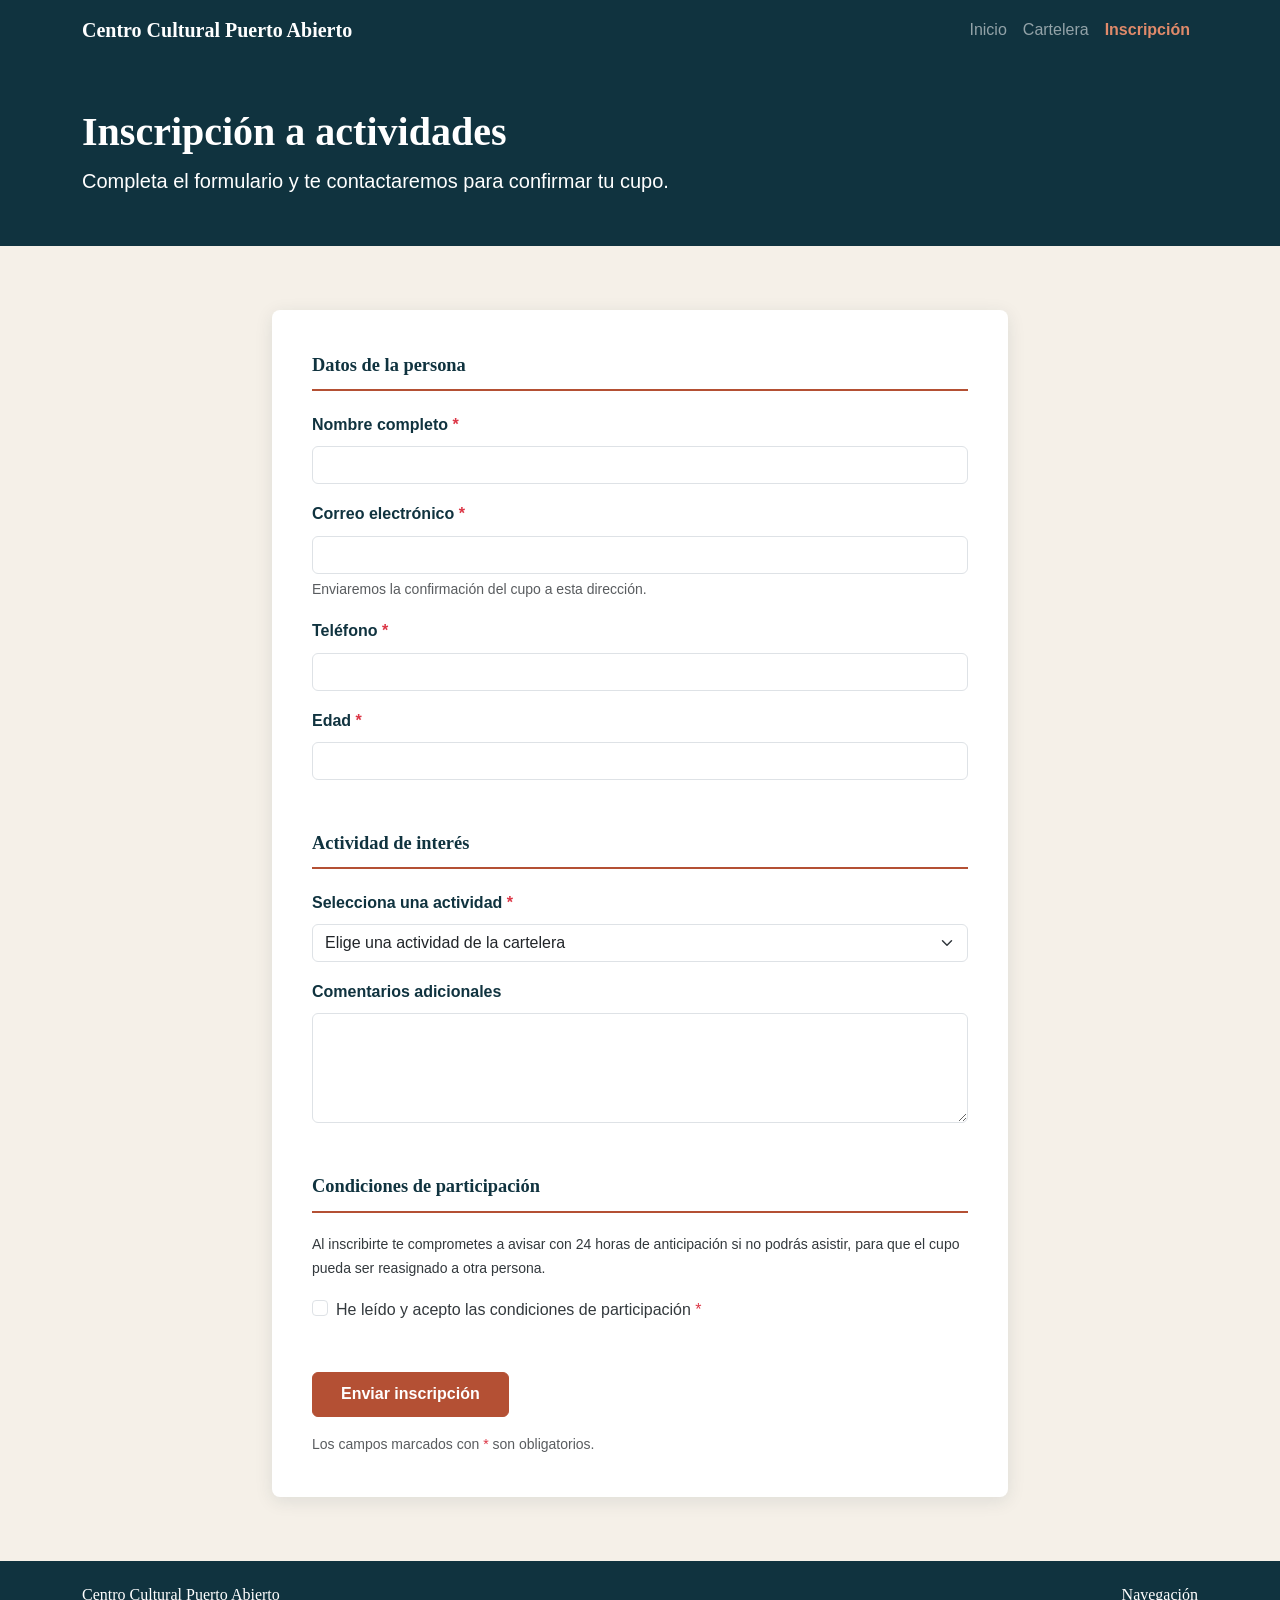
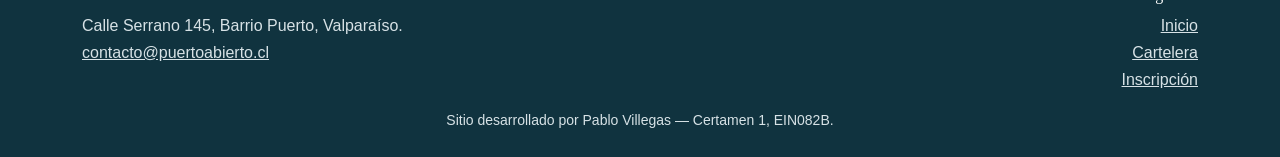
<file: inscripcion.html>
<!DOCTYPE html>
<html lang="es">

<head>
    <meta charset="UTF-8">
    <meta name="viewport" content="width=device-width, initial-scale=1.0">

    <link rel="stylesheet" href="css/bootstrap.css">
    <link rel="stylesheet" href="css/estilos.css">

    <title>Inscripción a Actividades | Centro Cultural Puerto Abierto</title>
</head>

<body>

    <header>
        <nav class="navbar navbar-expand-lg navbar-puerto" data-bs-theme="dark">
            <div class="container">

                <a class="navbar-brand" href="index.html">Centro Cultural Puerto Abierto</a>

                <button class="navbar-toggler" type="button" data-bs-toggle="collapse"
                    data-bs-target="#menuPrincipal" aria-controls="menuPrincipal"
                    aria-expanded="false" aria-label="Abrir o cerrar el menú de navegación">
                    <span class="navbar-toggler-icon"></span>
                </button>

                <div class="collapse navbar-collapse" id="menuPrincipal">
                    <ul class="navbar-nav ms-auto">
                        <li class="nav-item">
                            <a class="nav-link" href="index.html">Inicio</a>
                        </li>
                        <li class="nav-item">
                            <a class="nav-link" href="cartelera.html">Cartelera</a>
                        </li>
                        <li class="nav-item">
                            <a class="nav-link active" aria-current="page" href="inscripcion.html">Inscripción</a>
                        </li>
                    </ul>
                </div>

            </div>
        </nav>
    </header>

    <main>

        <section class="bg-puerto text-white py-5">
            <div class="container">
                <h1 class="text-white mb-2">Inscripción a actividades</h1>
                <p class="lead mb-0">
                    Completa el formulario y te contactaremos para confirmar tu cupo.
                </p>
            </div>
        </section>

        <section class="seccion">
            <div class="container">
                <div class="row justify-content-center">

                    <div class="col-12 col-lg-8">

                        <div class="caja-formulario">

                            <form action="#" method="post">

                                <fieldset>
                                    <legend>Datos de la persona</legend>

                                    <div class="mb-3">
                                        <label for="nombre" class="form-label">
                                            Nombre completo <span class="text-danger">*</span>
                                        </label>
                                        <input type="text" class="form-control" id="nombre" name="nombre" required>
                                    </div>

                                    <div class="mb-3">
                                        <label for="correo" class="form-label">
                                            Correo electrónico <span class="text-danger">*</span>
                                        </label>
                                        <input type="email" class="form-control" id="correo" name="correo"
                                            required aria-describedby="ayudaCorreo">
                                        <div id="ayudaCorreo" class="form-text">
                                            Enviaremos la confirmación del cupo a esta dirección.
                                        </div>
                                    </div>

                                    <div class="mb-3">
                                        <label for="telefono" class="form-label">
                                            Teléfono <span class="text-danger">*</span>
                                        </label>
                                        <input type="tel" class="form-control" id="telefono" name="telefono" required>
                                    </div>

                                    <div class="mb-3">
                                        <label for="edad" class="form-label">
                                            Edad <span class="text-danger">*</span>
                                        </label>
                                        <input type="number" class="form-control" id="edad" name="edad"
                                            required min="5" max="110">
                                    </div>

                                </fieldset>

                                <fieldset>
                                    <legend>Actividad de interés</legend>

                                    <div class="mb-3">
                                        <label for="actividad" class="form-label">
                                            Selecciona una actividad <span class="text-danger">*</span>
                                        </label>
                                        <select class="form-select" id="actividad" name="actividad" required>
                                            <option value="" disabled selected>Elige una actividad de la cartelera</option>
                                            <option value="musica-en-vivo">Ciclo de Música en Vivo</option>
                                            <option value="teatro-voces-del-puerto">Temporada de Teatro: Voces del Puerto</option>
                                            <option value="muralismo-urbano">Taller de Muralismo Urbano</option>
                                            <option value="fotografia-documental">Taller de Fotografía Documental</option>
                                            <option value="club-de-lectura">Club de Lectura Puerto Abierto</option>
                                            <option value="encuadernacion">Taller de Encuadernación Artesanal</option>
                                        </select>
                                    </div>

                                    <div class="mb-3">
                                        <label for="comentarios" class="form-label">Comentarios adicionales</label>
                                        <textarea class="form-control" id="comentarios" name="comentarios"
                                            rows="4"></textarea>
                                    </div>

                                </fieldset>

                                <fieldset>
                                    <legend>Condiciones de participación</legend>

                                    <p class="small">
                                        Al inscribirte te comprometes a avisar con 24 horas de
                                        anticipación si no podrás asistir, para que el cupo pueda
                                        ser reasignado a otra persona.
                                    </p>

                                    <div class="form-check mb-3">
                                        <input class="form-check-input" type="checkbox"
                                            id="condiciones" name="condiciones" value="aceptado" required>
                                        <label class="form-check-label" for="condiciones">
                                            He leído y acepto las condiciones de participación
                                            <span class="text-danger">*</span>
                                        </label>
                                    </div>

                                </fieldset>

                                <button type="submit" class="btn btn-puerto">Enviar inscripción</button>

                                <p class="form-text mt-3 mb-0">
                                    Los campos marcados con
                                    <span class="text-danger">*</span>
                                    son obligatorios.
                                </p>

                            </form>

                        </div>

                    </div>

                </div>
            </div>
        </section>

    </main>

    <footer class="pie-pagina py-4">
        <div class="container">
            <div class="row g-4">

                <div class="col-12 col-md-6">
                    <h2 class="h6">Centro Cultural Puerto Abierto</h2>
                    <p class="mb-0">
                        Calle Serrano 145, Barrio Puerto, Valparaíso.<br>
                        <a href="mailto:contacto@puertoabierto.cl">contacto@puertoabierto.cl</a>
                    </p>
                </div>

                <div class="col-12 col-md-6 text-md-end">
                    <h3 class="h6">Navegación</h3>
                    <ul class="list-unstyled mb-0">
                        <li><a href="index.html">Inicio</a></li>
                        <li><a href="cartelera.html">Cartelera</a></li>
                        <li><a href="inscripcion.html">Inscripción</a></li>
                    </ul>
                </div>

            </div>

            <p class="mb-0 mt-3 text-center small">
                Sitio desarrollado por Pablo Villegas &mdash; Certamen 1, EIN082B.
            </p>
        </div>
    </footer>

    <script src="js/bootstrap.bundle.min.js"></script>

</body>

</html>
</file>
<file: css/estilos.css>
:root {
    --azul-puerto: #10333f;
    --azul-medio: #1d6076;
    --arena: #f5f0e8;
    --gris-texto: #33393d;

    --terracota: #b45034;
    --terracota-oscuro: #9e4426;
    --terracota-claro: #e08a6a;

    --fuente-titulos: Georgia, "Times New Roman", serif;
    --fuente-texto: "Segoe UI", "Helvetica Neue", Arial, sans-serif;
}

body {
    font-family: var(--fuente-texto);
    color: var(--gris-texto);
    background-color: var(--arena);
    line-height: 1.7;
}

h1, h2, h3, h4, h5, h6 {
    font-family: var(--fuente-titulos);
    color: var(--azul-puerto);
    font-weight: 700;
}

a {
    color: var(--azul-medio);
}

a:hover {
    color: var(--azul-puerto);
}

.seccion {
    padding-top: 4rem;
    padding-bottom: 4rem;
}

.bg-puerto {
    background-color: var(--azul-puerto);
}

.navbar-puerto {
    background-color: var(--azul-puerto);
}

.navbar-puerto .navbar-brand {
    font-family: var(--fuente-titulos);
    font-weight: 700;
}

.navbar-puerto .nav-link.active {
    color: var(--terracota-claro) !important;
    font-weight: 600;
}

.navbar-puerto .nav-link:focus-visible {
    outline: 2px solid var(--terracota-claro);
    outline-offset: 3px;
}

.portada {
    background-image:
        linear-gradient(rgba(16, 51, 63, 0.78), rgba(16, 51, 63, 0.78)),
        url("https://images.unsplash.com/photo-1499364615650-ec38552f4f34?w=1600&h=900&fit=crop");
    background-size: cover;
    background-position: center;
    color: #ffffff;
    padding-top: 6rem;
    padding-bottom: 6rem;
}

.portada h1 {
    color: #ffffff;
}

.portada .lead {
    max-width: 60ch;
}

.card-actividad {
    border: none;
    border-radius: 0.5rem;
    overflow: hidden;
    box-shadow: 0 2px 8px rgba(16, 51, 63, 0.10);
    transition: transform 0.25s, box-shadow 0.25s;
}

.card-actividad:hover {
    transform: translateY(-6px);
    box-shadow: 0 12px 24px rgba(16, 51, 63, 0.18);
}

.card-actividad img {
    height: 210px;
    object-fit: cover;
    width: 100%;
}

.badge-categoria {
    background-color: var(--terracota);
    color: #ffffff;
    font-weight: 600;
}

.fecha-actividad {
    font-size: 0.875rem;
    text-transform: uppercase;
    color: var(--azul-medio);
    font-weight: 600;
}

.btn-puerto {
    background-color: var(--terracota);
    border-color: var(--terracota);
    color: #ffffff;
    font-weight: 600;
    padding: 0.6rem 1.75rem;
}

.btn-puerto:hover,
.btn-puerto:focus {
    background-color: var(--terracota-oscuro);
    border-color: var(--terracota-oscuro);
    color: #ffffff;
}

.caja-formulario {
    background-color: #ffffff;
    border-radius: 0.5rem;
    box-shadow: 0 4px 18px rgba(16, 51, 63, 0.10);
    padding: 2.5rem;
}

.caja-formulario fieldset {
    border: none;
    padding: 0;
    margin-bottom: 2rem;
}

.caja-formulario legend {
    font-family: var(--fuente-titulos);
    font-size: 1.15rem;
    font-weight: 700;
    color: var(--azul-puerto);
    border-bottom: 2px solid var(--terracota);
    padding-bottom: 0.5rem;
    margin-bottom: 1.25rem;
}

.caja-formulario .form-label {
    font-weight: 600;
    color: var(--azul-puerto);
}

.caja-formulario .form-control:focus,
.caja-formulario .form-select:focus {
    border-color: var(--azul-medio);
    box-shadow: 0 0 0 0.2rem rgba(29, 96, 118, 0.20);
}

.pie-pagina {
    background-color: var(--azul-puerto);
    color: #d7e2e6;
}

.pie-pagina h2,
.pie-pagina h3 {
    color: #ffffff;
}

.pie-pagina a {
    color: #d7e2e6;
}

.pie-pagina a:hover {
    color: var(--terracota-claro);
}

@media (max-width: 768px) {

    .portada {
        padding-top: 3.5rem;
        padding-bottom: 3.5rem;
    }

    .seccion {
        padding-top: 2.5rem;
        padding-bottom: 2.5rem;
    }

    .caja-formulario {
        padding: 1.5rem;
    }
}

@media (max-width: 576px) {

    .navbar-puerto .navbar-brand {
        white-space: normal;
        font-size: 1.05rem;
    }

    .card-actividad:hover {
        transform: none;
    }

    .card-actividad img {
        height: 180px;
    }
}
</file>
